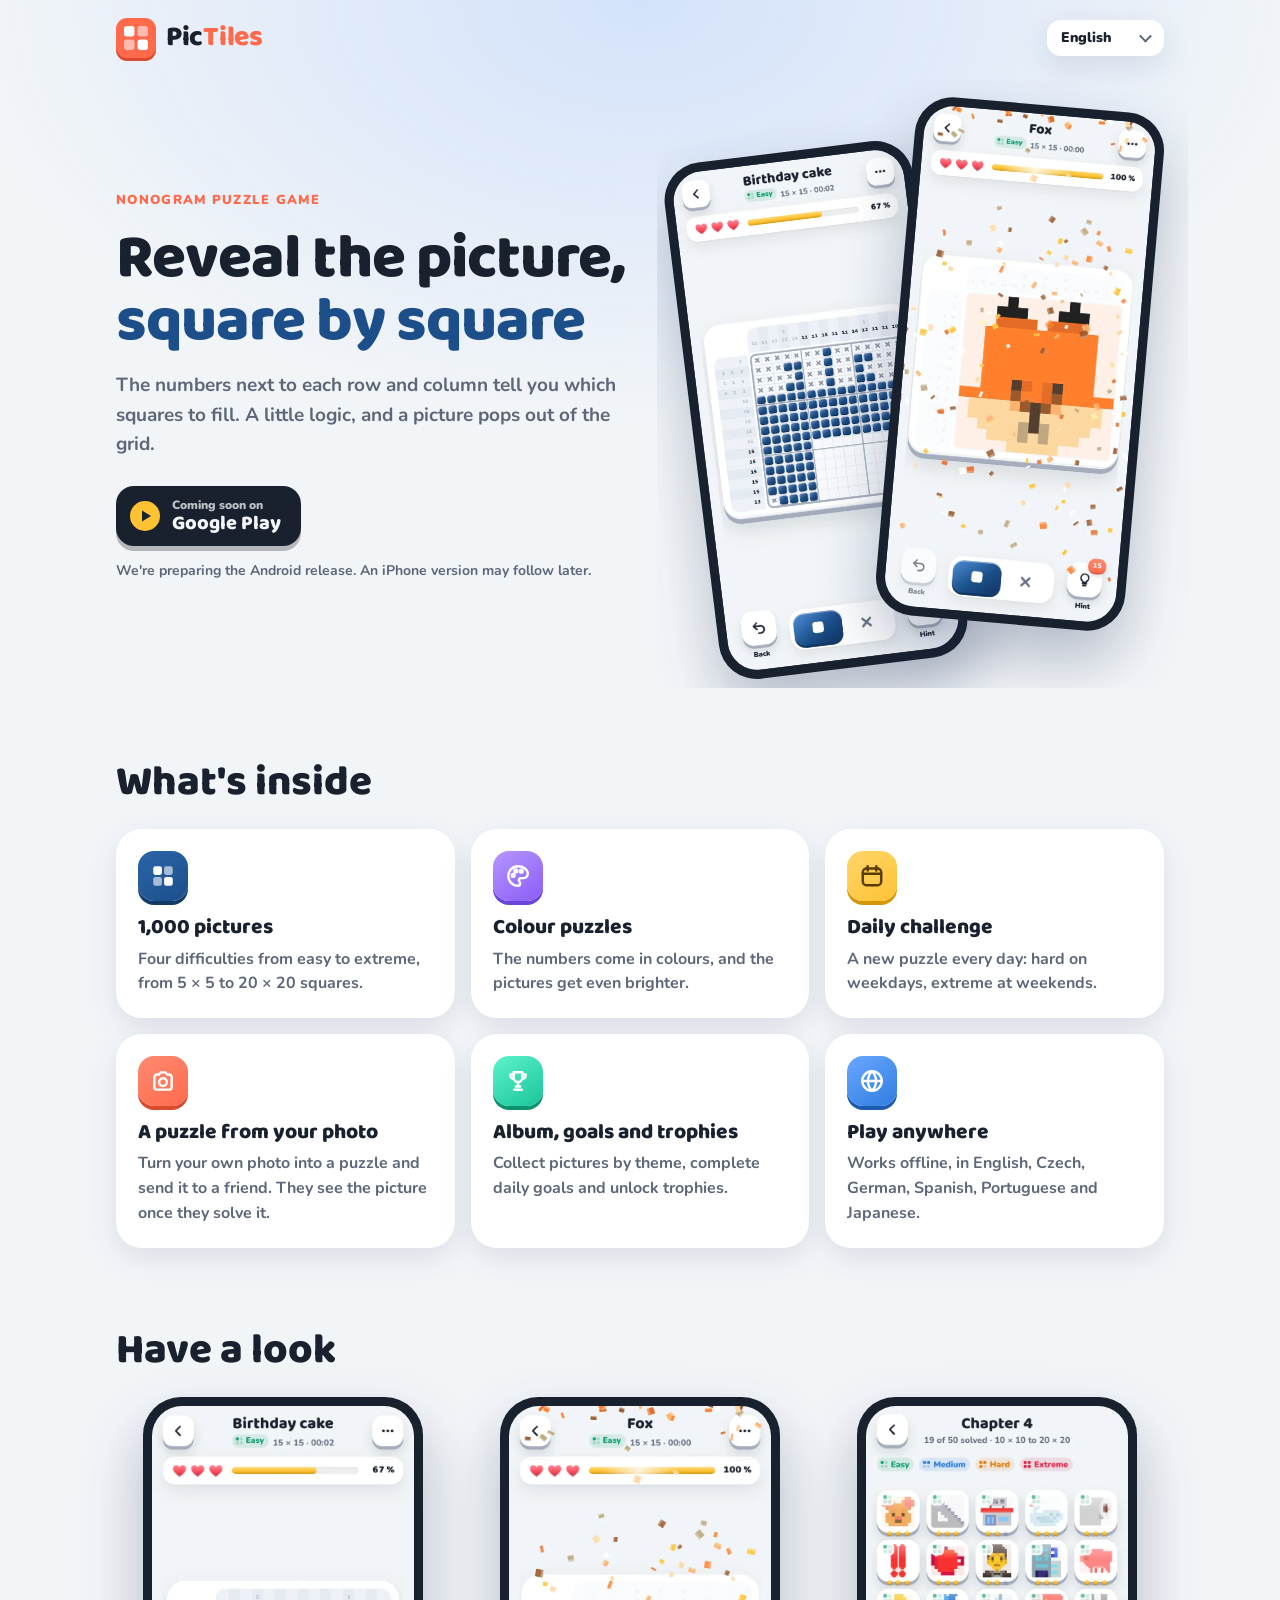
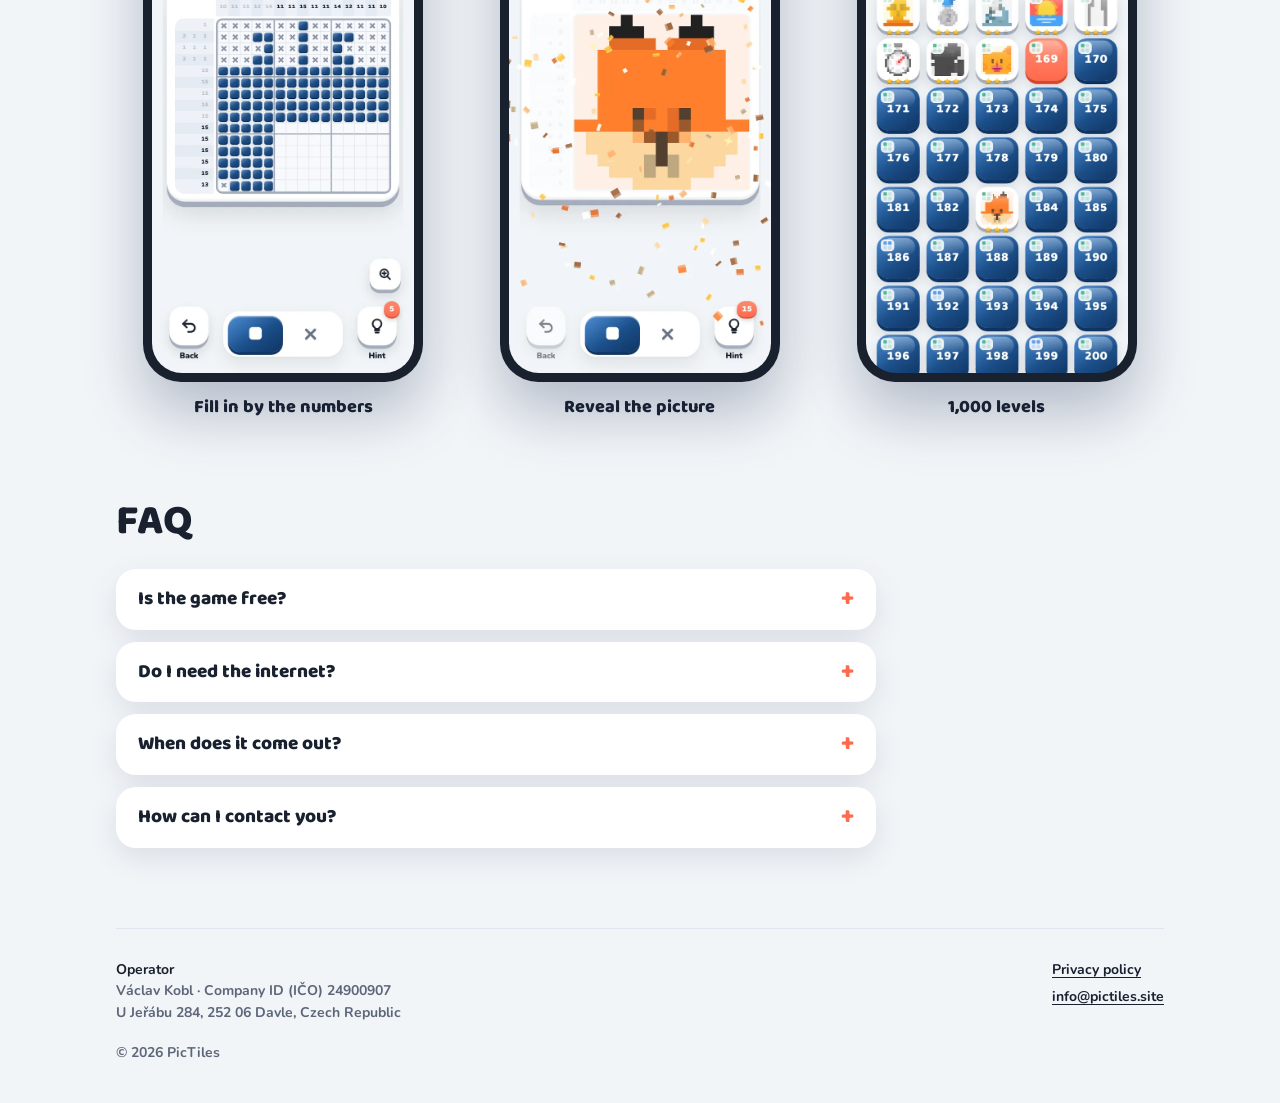
<file: index.html>
<!doctype html>
<html lang="en" class="pending">
<head>
<meta charset="utf-8">
<meta name="viewport" content="width=device-width, initial-scale=1">
<title>PicTiles – nonogram puzzle game</title>
<meta name="description" content="PicTiles is a nonogram puzzle game: fill in squares by the numbers and reveal the hidden picture. 1,000 pictures, colour puzzles, a daily challenge and puzzles from your own photos.">
<meta name="theme-color" content="#f2f5f8" media="(prefers-color-scheme: light)">
<meta name="theme-color" content="#0f141b" media="(prefers-color-scheme: dark)">
<link rel="icon" href="favicon.svg" type="image/svg+xml">
<link rel="apple-touch-icon" href="apple-touch-icon.png">
<meta property="og:title" content="PicTiles – nonogram puzzle game">
<meta property="og:description" content="Fill in squares by the numbers and reveal the hidden picture.">
<meta property="og:image" content="https://pictiles.site/og.jpg">
<meta property="og:url" content="https://pictiles.site/">
<meta name="twitter:card" content="summary_large_image">
<link rel="stylesheet" href="site.css">
<noscript><style>html.pending body { visibility: visible; }</style></noscript>
</head>
<body>
<div class="wrap">
  <header class="top">
    <a class="brand" href="./" aria-label="PicTiles">
      <svg viewBox="0 0 40 40" aria-hidden="true"><rect width="40" height="40" rx="11" fill="#ff6a4d"/><rect x="8" y="8" width="10.5" height="10.5" rx="3" fill="#fff"/><rect x="21.5" y="8" width="10.5" height="10.5" rx="3" fill="#fff" opacity=".55"/><rect x="8" y="21.5" width="10.5" height="10.5" rx="3" fill="#fff" opacity=".55"/><rect x="21.5" y="21.5" width="10.5" height="10.5" rx="3" fill="#fff"/></svg>
      <span class="wordmark">Pic<b>Tiles</b></span>
    </a>
    <label class="lang"><span class="sr" hidden>Language</span>
      <select id="langSel" aria-label="Language">
        <option value="cs">Čeština</option><option value="en">English</option><option value="de">Deutsch</option>
        <option value="es">Español</option><option value="pt">Português</option><option value="ja">日本語</option>
      </select>
    </label>
  </header>

  <main>
    <div class="hero">
      <div>
        <div class="eyebrow" data-t="eyebrow">Nonogram puzzle game</div>
        <h1 data-html="h1">Reveal the picture, <em>square by square</em></h1>
        <p class="lead" data-t="lead">The numbers next to each row and column tell you which squares to fill. A little logic, and a picture pops out of the grid.</p>
        <span class="store" role="note">
          <svg viewBox="0 0 30 30" aria-hidden="true"><circle cx="15" cy="15" r="15" fill="#ffc233"/><path d="M12 9.5v11l9-5.5z" fill="#19212f"/></svg>
          <span><small data-t="storeSmall">Coming soon on</small><strong data-t="storeBig">Google Play</strong></span>
        </span>
        <p class="note" data-t="note">We're preparing the Android release. An iPhone version may follow later.</p>
      </div>
      <div class="phones" aria-hidden="true">
        <div class="phone"><img data-shot="play" src="img/play-en.webp" alt="" width="640" height="1385"></div>
        <div class="phone"><img data-shot="win" src="img/win-en.webp" alt="" width="640" height="1385"></div>
      </div>
    </div>

    <section>
      <h2 data-t="featTitle">What's inside</h2>
      <div class="features">
        <div class="feature"><div class="ic c1"><svg viewBox="0 0 24 24" fill="currentColor"><rect x="3" y="3" width="8" height="8" rx="2"/><rect x="13" y="3" width="8" height="8" rx="2" opacity=".6"/><rect x="3" y="13" width="8" height="8" rx="2" opacity=".6"/><rect x="13" y="13" width="8" height="8" rx="2"/></svg></div>
          <h3 data-t="f1t">1,000 pictures</h3><p data-t="f1d">Four difficulties from easy to extreme, from 5 × 5 to 20 × 20 squares.</p></div>
        <div class="feature"><div class="ic c2"><svg viewBox="0 0 24 24" fill="none" stroke="currentColor" stroke-width="2.2" stroke-linecap="round" stroke-linejoin="round"><path d="M12 3a9 9 0 1 0 0 18c1.4 0 2-1 2-2 0-1.5-1.2-1.8-1.2-3 0-1.1.9-2 2-2H17a4 4 0 0 0 4-4c0-3.9-4-7-9-7z"/><circle cx="7.5" cy="11.5" r="1.3" fill="currentColor"/><circle cx="10" cy="7.3" r="1.3" fill="currentColor"/><circle cx="15" cy="7.5" r="1.3" fill="currentColor"/></svg></div>
          <h3 data-t="f2t">Colour puzzles</h3><p data-t="f2d">The numbers come in colours, and the pictures get even brighter.</p></div>
        <div class="feature"><div class="ic c3"><svg viewBox="0 0 24 24" fill="none" stroke="currentColor" stroke-width="2.3" stroke-linecap="round" stroke-linejoin="round"><rect x="3.5" y="5" width="17" height="15.5" rx="3.5"/><path d="M3.5 10h17M8 3v4M16 3v4"/></svg></div>
          <h3 data-t="f3t">Daily challenge</h3><p data-t="f3d">A new puzzle every day: hard on weekdays, extreme at weekends.</p></div>
        <div class="feature"><div class="ic c4"><svg viewBox="0 0 24 24" fill="none" stroke="currentColor" stroke-width="2.2" stroke-linecap="round" stroke-linejoin="round"><path d="M4 8.5A2.5 2.5 0 0 1 6.5 6h1.8l1.4-2h4.6l1.4 2h1.8A2.5 2.5 0 0 1 20 8.5v9a2.5 2.5 0 0 1-2.5 2.5h-11A2.5 2.5 0 0 1 4 17.5z"/><circle cx="12" cy="13" r="3.6"/></svg></div>
          <h3 data-t="f4t">A puzzle from your photo</h3><p data-t="f4d">Turn your own photo into a puzzle and send it to a friend. They see the picture once they solve it.</p></div>
        <div class="feature"><div class="ic c5"><svg viewBox="0 0 24 24" fill="none" stroke="currentColor" stroke-width="2.3" stroke-linecap="round" stroke-linejoin="round"><path d="M8 4h8v5a4 4 0 0 1-8 0z"/><path d="M8 6H5a3 3 0 0 0 3 4M16 6h3a3 3 0 0 1-3 4M12 13v4M8.5 20h7M10 17h4"/></svg></div>
          <h3 data-t="f5t">Album, goals and trophies</h3><p data-t="f5d">Collect pictures by theme, complete daily goals and unlock trophies.</p></div>
        <div class="feature"><div class="ic c6"><svg viewBox="0 0 24 24" fill="none" stroke="currentColor" stroke-width="2.2" stroke-linecap="round" stroke-linejoin="round"><circle cx="12" cy="12" r="9"/><path d="M3 12h18M12 3c2.5 2.6 3.8 5.6 3.8 9s-1.3 6.4-3.8 9c-2.5-2.6-3.8-5.6-3.8-9S9.5 5.6 12 3z"/></svg></div>
          <h3 data-t="f6t">Play anywhere</h3><p data-t="f6d">Works offline, in English, Czech, German, Spanish, Portuguese and Japanese.</p></div>
      </div>
    </section>

    <section>
      <h2 data-t="shotsTitle">Have a look</h2>
      <div class="shots">
        <figure class="shot" style="margin:0"><div class="phone"><img data-shot="play" data-alt="s1" src="img/play-en.webp" alt="" width="640" height="1385" loading="lazy"></div><p data-t="s1">Fill in by the numbers</p></figure>
        <figure class="shot" style="margin:0"><div class="phone"><img data-shot="win" data-alt="s2" src="img/win-en.webp" alt="" width="640" height="1385" loading="lazy"></div><p data-t="s2">Reveal the picture</p></figure>
        <figure class="shot" style="margin:0"><div class="phone"><img data-shot="levels" data-alt="s3" src="img/levels-en.webp" alt="" width="640" height="1385" loading="lazy"></div><p data-t="s3">1,000 levels</p></figure>
      </div>
    </section>

    <section>
      <h2 data-t="faqTitle">FAQ</h2>
      <div class="faq">
        <details><summary data-t="q1">Is the game free?</summary><p data-t="a1">Yes. It's supported by ads, and you can turn them off with a one-time purchase.</p></details>
        <details><summary data-t="q2">Do I need the internet?</summary><p data-t="a2">No, the game works offline. A connection is only needed for ads and purchases.</p></details>
        <details><summary data-t="q3">When does it come out?</summary><p data-t="a3">We're preparing the release on Google Play. An iPhone version may follow later.</p></details>
        <details><summary data-t="q4">How can I contact you?</summary><p data-html="a4">Write to us at <a href="mailto:info@pictiles.site">info@pictiles.site</a>.</p></details>
      </div>
    </section>
  </main>

  <footer>
    <div class="cols">
      <div>
        <b data-t="operator">Operator</b><br>
        Václav Kobl · <span data-t="ico">Company ID (IČO)</span> 24900907<br>
        U Jeřábu 284, 252 06 Davle, <span data-t="country">Czech Republic</span>
      </div>
      <nav>
        <a href="privacy.html" data-t="privacy" data-keep-lang>Privacy policy</a>
        <a href="mailto:info@pictiles.site">info@pictiles.site</a>
      </nav>
    </div>
    <p style="margin:18px 0 0">© <span id="year">2026</span> PicTiles</p>
  </footer>
</div>
<script src="site.js"></script>
</body>
</html>
</file>
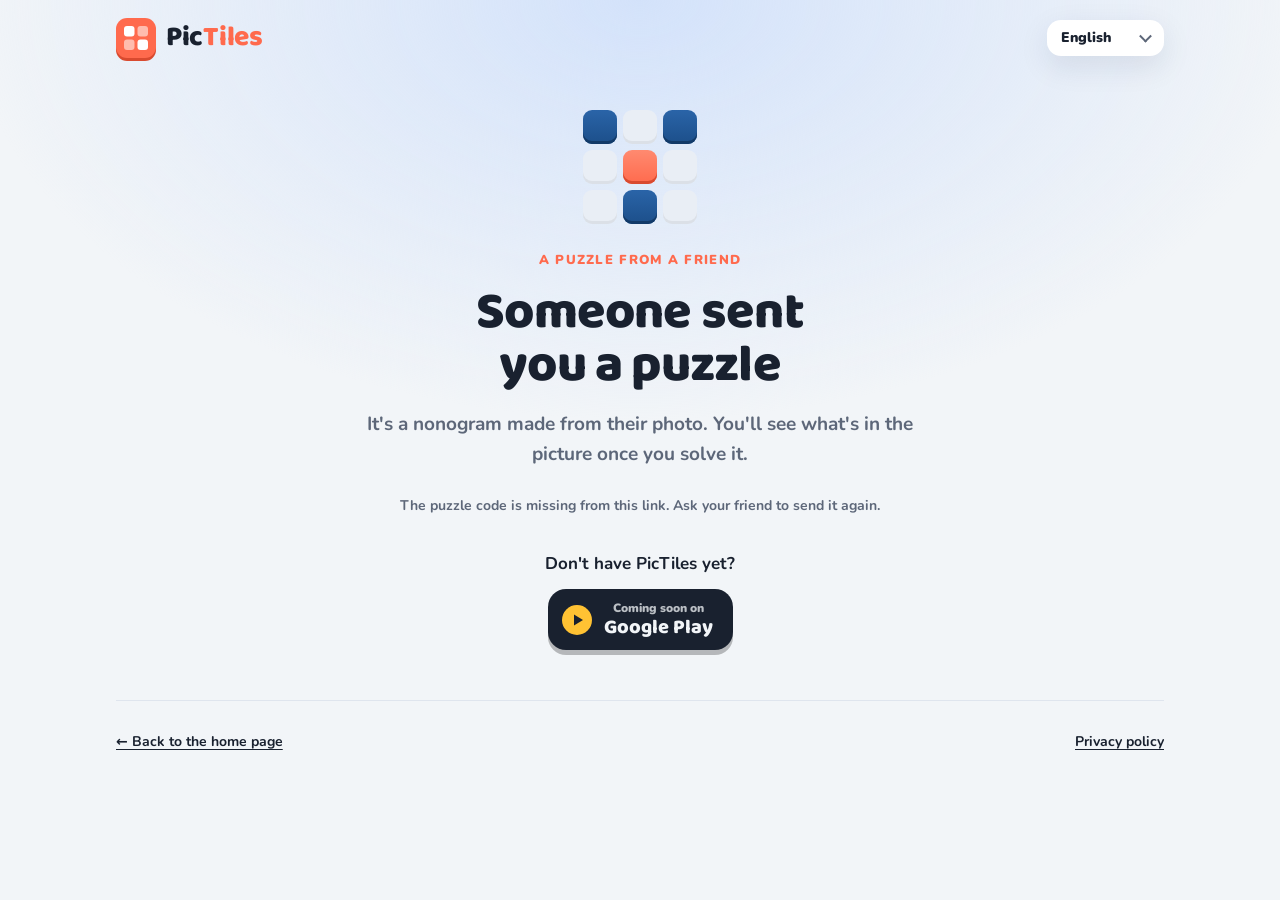
<file: p/index.html>
<!doctype html>
<html lang="en" class="pending" data-page="puzzle">
<head>
<meta charset="utf-8">
<meta name="viewport" content="width=device-width, initial-scale=1">
<title>PicTiles – a puzzle from a friend</title>
<meta name="robots" content="noindex">
<meta name="theme-color" content="#f2f5f8" media="(prefers-color-scheme: light)">
<meta name="theme-color" content="#0f141b" media="(prefers-color-scheme: dark)">
<link rel="icon" href="/favicon.svg" type="image/svg+xml">
<link rel="apple-touch-icon" href="/apple-touch-icon.png">
<meta property="og:title" content="PicTiles – a puzzle from a friend">
<meta property="og:description" content="Someone sent you a nonogram made from their photo. You'll see the picture once you solve it.">
<meta property="og:image" content="https://pictiles.site/og.jpg">
<link rel="stylesheet" href="/site.css">
<noscript><style>html.pending body { visibility: visible; }</style></noscript>
</head>
<body>
<div class="wrap">
  <header class="top">
    <a class="brand" href="/" aria-label="PicTiles">
      <svg viewBox="0 0 40 40" aria-hidden="true"><rect width="40" height="40" rx="11" fill="#ff6a4d"/><rect x="8" y="8" width="10.5" height="10.5" rx="3" fill="#fff"/><rect x="21.5" y="8" width="10.5" height="10.5" rx="3" fill="#fff" opacity=".55"/><rect x="8" y="21.5" width="10.5" height="10.5" rx="3" fill="#fff" opacity=".55"/><rect x="21.5" y="21.5" width="10.5" height="10.5" rx="3" fill="#fff"/></svg>
      <span class="wordmark">Pic<b>Tiles</b></span>
    </a>
    <label class="lang"><span class="sr" hidden>Language</span>
      <select id="langSel" aria-label="Language">
        <option value="cs">Čeština</option><option value="en">English</option><option value="de">Deutsch</option>
        <option value="es">Español</option><option value="pt">Português</option><option value="ja">日本語</option>
      </select>
    </label>
  </header>

  <main class="gift">
    <div class="gift-tiles" aria-hidden="true"><i></i><i></i><i></i><i></i><i></i><i></i><i></i><i></i><i></i></div>
    <div class="eyebrow" data-t="pEyebrow">A puzzle from a friend</div>
    <h1 data-t="pH1">Someone sent you a puzzle</h1>
    <p class="lead" data-t="pLead">It's a nonogram made from their photo. You'll see what's in the picture once you solve it.</p>

    <div id="hasCode">
      <a class="store open-app" id="openApp" href="#" hidden>
        <svg viewBox="0 0 30 30" aria-hidden="true"><circle cx="15" cy="15" r="15" fill="#ffc233"/><path d="M12 9.5v11l9-5.5z" fill="#19212f"/></svg>
        <span><small data-t="pOpenSmall">Solve it in</small><strong>PicTiles</strong></span>
      </a>
      <div class="code-card">
        <label for="code" data-t="pCode">Puzzle code</label>
        <textarea id="code" readonly rows="3"></textarea>
        <button class="copy" id="copy" type="button" data-t="pCopy">Copy code</button>
        <p class="note" data-t="pHow">In PicTiles, open Photo puzzle, tap "I have a code or link from a friend" and paste the code.</p>
      </div>
    </div>
    <p class="note" id="noCode" hidden data-t="pMissing">The puzzle code is missing from this link. Ask your friend to send it again.</p>

    <div class="get">
      <b data-t="pNoApp">Don't have PicTiles yet?</b>
      <span class="store" role="note">
        <svg viewBox="0 0 30 30" aria-hidden="true"><circle cx="15" cy="15" r="15" fill="#ffc233"/><path d="M12 9.5v11l9-5.5z" fill="#19212f"/></svg>
        <span><small data-t="storeSmall">Coming soon on</small><strong data-t="storeBig">Google Play</strong></span>
      </span>
    </div>
  </main>

  <footer>
    <div class="cols">
      <a href="/" data-t="back" data-keep-lang>← Back to the home page</a>
      <nav><a href="/privacy.html" data-t="privacy" data-keep-lang>Privacy policy</a></nav>
    </div>
  </footer>
</div>
<script src="/site.js"></script>
<script>
(function () {
  "use strict";
  var h = location.hash || "", code = h.indexOf("#p") === 0 ? h.slice(2) : "";
  var ok = /^[A-Za-z0-9_-]{20,}$/.test(code);
  document.getElementById("hasCode").hidden = !ok;
  document.getElementById("noCode").hidden = ok;
  if (!ok) return;
  var box = document.getElementById("code");
  box.value = code;
  // on Android, Chrome opens the app straight away when it is installed
  if (/Android/i.test(navigator.userAgent)) {
    var a = document.getElementById("openApp");
    a.href = "intent://pictiles.site/p/#p" + code + "#Intent;scheme=https;package=site.pictiles.app;end";
    a.hidden = false;
  }
  var btn = document.getElementById("copy");
  btn.addEventListener("click", function () {
    var done = function () { btn.textContent = btn.getAttribute("data-done") || "✓"; btn.classList.add("done"); };
    try { navigator.clipboard.writeText(code).then(done, function () { box.select(); }); } catch (e) { box.focus(); box.select(); }
  });
})();
</script>
</body>
</html>
</file>
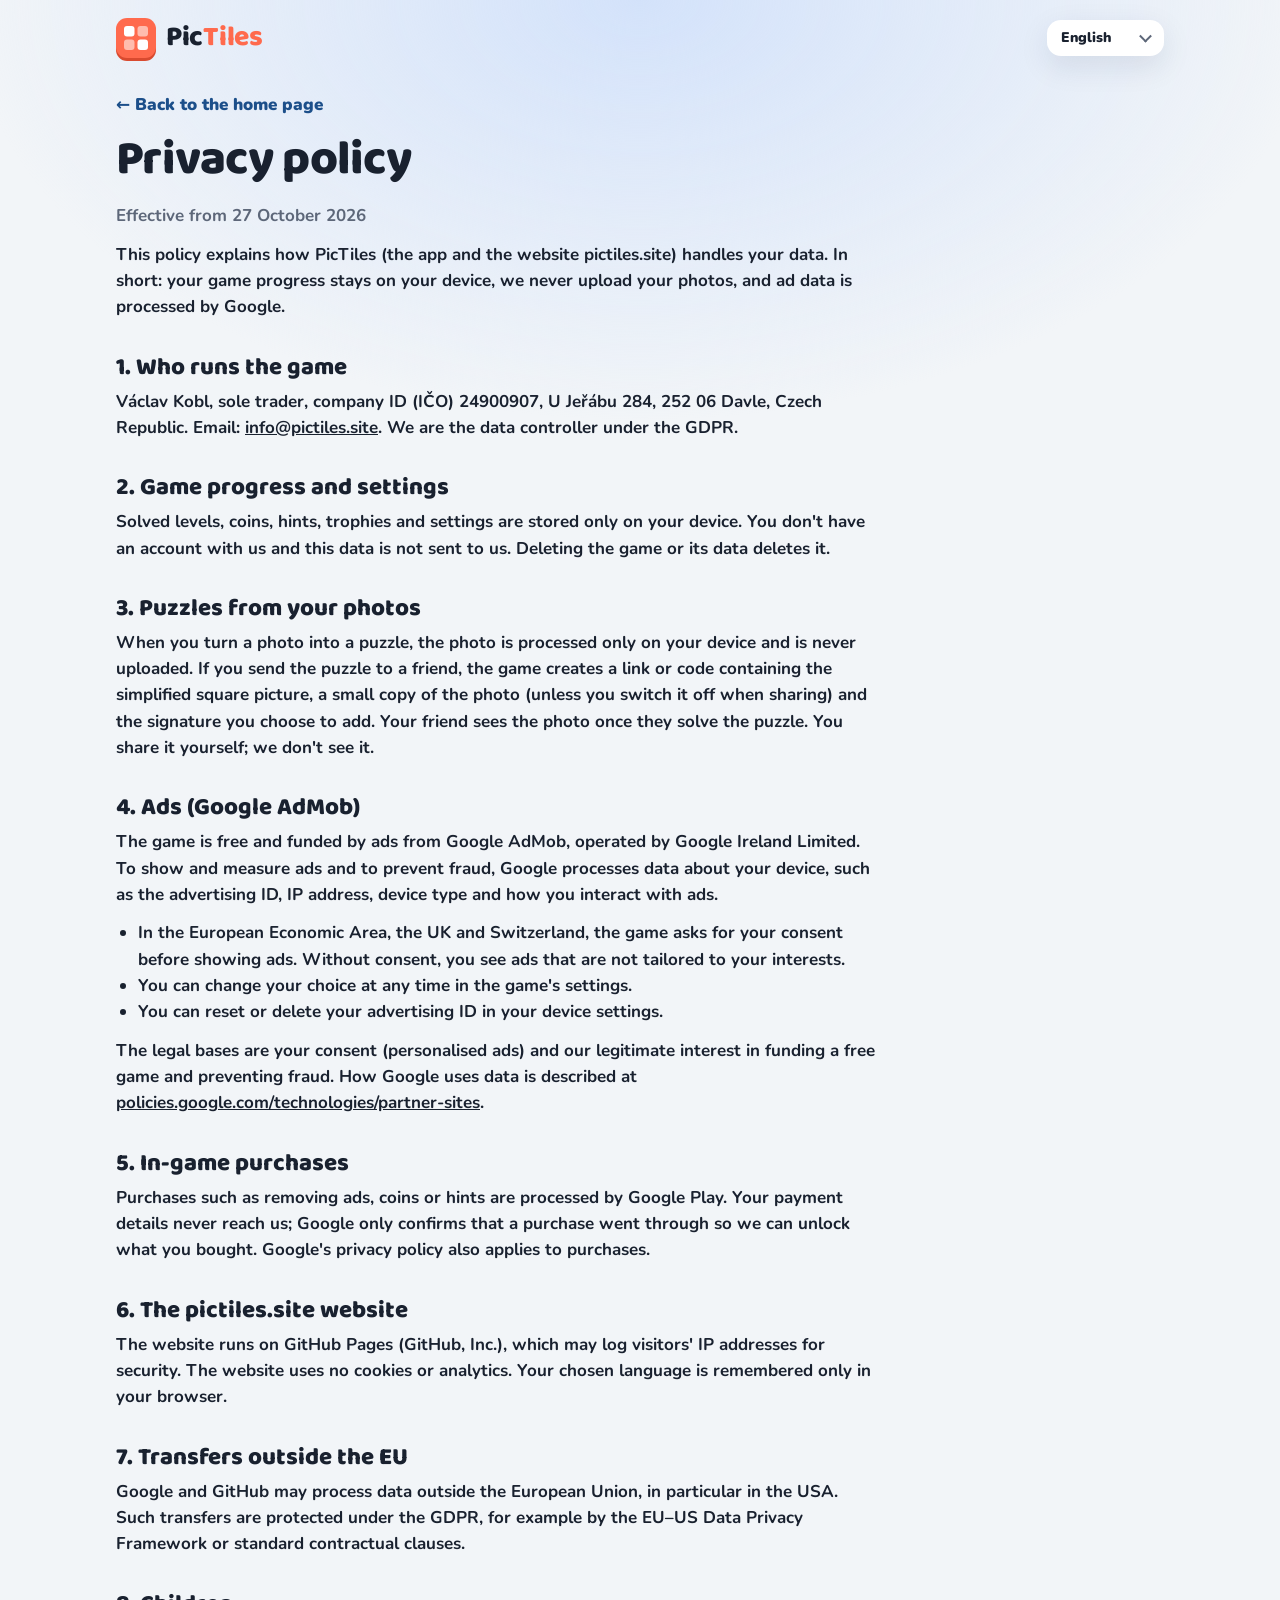
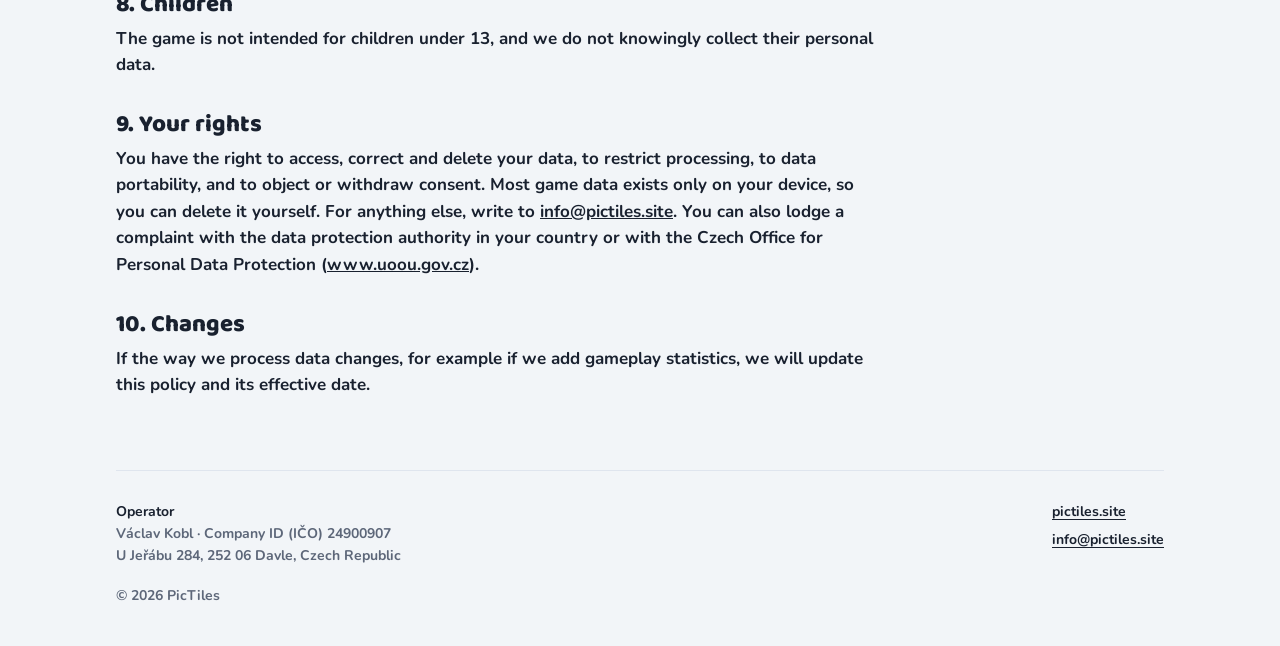
<file: privacy.html>
<!doctype html>
<html lang="en" class="pending" data-page="privacy">
<head>
<meta charset="utf-8">
<meta name="viewport" content="width=device-width, initial-scale=1">
<title>Privacy policy – PicTiles</title>
<meta name="description" content="Privacy policy of the PicTiles nonogram puzzle game and the pictiles.site website.">
<meta name="theme-color" content="#f2f5f8" media="(prefers-color-scheme: light)">
<meta name="theme-color" content="#0f141b" media="(prefers-color-scheme: dark)">
<link rel="icon" href="favicon.svg" type="image/svg+xml">
<link rel="apple-touch-icon" href="apple-touch-icon.png">
<link rel="stylesheet" href="site.css">
<noscript><style>html.pending body { visibility: visible; } .legal article[hidden] { display: block; }</style></noscript>
</head>
<body>
<div class="wrap">
  <header class="top">
    <a class="brand" href="./" aria-label="PicTiles">
      <svg viewBox="0 0 40 40" aria-hidden="true"><rect width="40" height="40" rx="11" fill="#ff6a4d"/><rect x="8" y="8" width="10.5" height="10.5" rx="3" fill="#fff"/><rect x="21.5" y="8" width="10.5" height="10.5" rx="3" fill="#fff" opacity=".55"/><rect x="8" y="21.5" width="10.5" height="10.5" rx="3" fill="#fff" opacity=".55"/><rect x="21.5" y="21.5" width="10.5" height="10.5" rx="3" fill="#fff"/></svg>
      <span class="wordmark">Pic<b>Tiles</b></span>
    </a>
    <label class="lang">
      <select id="langSel" aria-label="Language">
        <option value="cs">Čeština</option><option value="en">English</option><option value="de">Deutsch</option>
        <option value="es">Español</option><option value="pt">Português</option><option value="ja">日本語</option>
      </select>
    </label>
  </header>

  <main class="legal">
    <a class="back" href="./" data-t="back" data-keep-lang>← Back to the home page</a>

    <article lang="cs" hidden>
      <h1>Zásady ochrany osobních údajů</h1>
      <p class="meta">Platné od 27. října 2026</p>
      <p>Tyto zásady vysvětlují, jak hra PicTiles (aplikace i web pictiles.site) zachází s vašimi údaji. Ve zkratce: herní postup zůstává ve vašem zařízení, vaše fotky nikam neodesíláme a údaje pro reklamy zpracovává Google.</p>
      <h2>1. Kdo hru provozuje</h2>
      <p>Václav Kobl, podnikatel, IČO 24900907, U Jeřábu 284, 252 06 Davle, Česká republika. E-mail: <a href="mailto:info@pictiles.site">info@pictiles.site</a>. Podle nařízení GDPR jsme správcem osobních údajů.</p>
      <h2>2. Herní postup a nastavení</h2>
      <p>Vyřešené levely, mince, nápovědy, trofeje a nastavení se ukládají jen ve vašem zařízení. Nemáte u nás účet a tyto údaje k nám neodcházejí. Smazáním hry nebo jejích dat je smažete.</p>
      <h2>3. Hádanky z vašich fotek</h2>
      <p>Když z fotky vytvoříte hádanku, fotka se zpracuje jen ve vašem zařízení a nikam se neodesílá. Pokud hádanku pošlete kamarádovi, vytvoří se odkaz nebo kód, který obsahuje zjednodušený obrázek ze čtverečků, zmenšenou kopii fotky (pokud ji při sdílení nevypnete) a podpis, pokud ho sami vyplníte. Fotku kamarád uvidí, až hádanku vyřeší. Sdílíte ho vy, my ho nevidíme.</p>
      <h2>4. Reklamy (Google AdMob)</h2>
      <p>Hra je zdarma a financují ji reklamy služby Google AdMob, kterou provozuje Google Ireland Limited. Aby se reklamy mohly zobrazit, měřit a chránit před podvody, Google zpracovává údaje o vašem zařízení, například reklamní identifikátor, IP adresu, typ zařízení a to, jak s reklamami pracujete.</p>
      <ul>
        <li>V Evropském hospodářském prostoru, Spojeném království a Švýcarsku se vás hra před zobrazením reklam zeptá na souhlas. Bez souhlasu uvidíte reklamy, které nejsou přizpůsobené vašim zájmům.</li>
        <li>Svou volbu můžete kdykoli změnit v nastavení hry.</li>
        <li>Reklamní identifikátor můžete vynulovat nebo smazat v nastavení zařízení.</li>
      </ul>
      <p>Právním základem je váš souhlas (přizpůsobené reklamy) a náš oprávněný zájem na financování bezplatné hry a ochraně před podvody. Jak Google údaje používá, popisuje stránka <a href="https://policies.google.com/technologies/partner-sites" rel="noopener">policies.google.com/technologies/partner-sites</a>.</p>
      <h2>5. Nákupy ve hře</h2>
      <p>Nákupy, například vypnutí reklam, mince nebo nápovědy, zpracovává Google Play. Platební údaje k nám nikdy nepřicházejí. Od Googlu dostáváme jen potvrzení, že nákup proběhl, abychom vám mohli zakoupené odemknout. Na nákupy se vztahují i zásady ochrany soukromí společnosti Google.</p>
      <h2>6. Web pictiles.site</h2>
      <p>Web běží na službě GitHub Pages (GitHub, Inc.), která může z bezpečnostních důvodů zaznamenávat IP adresy návštěvníků. Web nepoužívá cookies ani analytické nástroje. Zvolený jazyk si pamatuje jen ve vašem prohlížeči.</p>
      <h2>7. Předávání mimo EU</h2>
      <p>Google i GitHub mohou údaje zpracovávat i mimo Evropskou unii, zejména v USA. Takové předání je chráněno podle pravidel GDPR, například rámcem pro ochranu osobních údajů mezi EU a USA nebo standardními smluvními doložkami.</p>
      <h2>8. Děti</h2>
      <p>Hra není určena dětem mladším 13 let a vědomě od nich osobní údaje nesbíráme.</p>
      <h2>9. Vaše práva</h2>
      <p>Máte právo na přístup ke svým údajům, jejich opravu a výmaz, omezení zpracování, přenositelnost, a také právo vznést námitku nebo odvolat souhlas. Většina herních údajů je jen ve vašem zařízení, takže je můžete sami smazat. S čímkoli dalším nám napište na <a href="mailto:info@pictiles.site">info@pictiles.site</a>. Stížnost můžete podat u Úřadu pro ochranu osobních údajů (<a href="https://www.uoou.gov.cz" rel="noopener">www.uoou.gov.cz</a>).</p>
      <h2>10. Změny</h2>
      <p>Když se způsob zpracování změní, například pokud do hry přidáme statistiky hraní, upravíme tyto zásady a datum jejich platnosti.</p>
    </article>

    <article lang="en">
      <h1>Privacy policy</h1>
      <p class="meta">Effective from 27 October 2026</p>
      <p>This policy explains how PicTiles (the app and the website pictiles.site) handles your data. In short: your game progress stays on your device, we never upload your photos, and ad data is processed by Google.</p>
      <h2>1. Who runs the game</h2>
      <p>Václav Kobl, sole trader, company ID (IČO) 24900907, U Jeřábu 284, 252 06 Davle, Czech Republic. Email: <a href="mailto:info@pictiles.site">info@pictiles.site</a>. We are the data controller under the GDPR.</p>
      <h2>2. Game progress and settings</h2>
      <p>Solved levels, coins, hints, trophies and settings are stored only on your device. You don't have an account with us and this data is not sent to us. Deleting the game or its data deletes it.</p>
      <h2>3. Puzzles from your photos</h2>
      <p>When you turn a photo into a puzzle, the photo is processed only on your device and is never uploaded. If you send the puzzle to a friend, the game creates a link or code containing the simplified square picture, a small copy of the photo (unless you switch it off when sharing) and the signature you choose to add. Your friend sees the photo once they solve the puzzle. You share it yourself; we don't see it.</p>
      <h2>4. Ads (Google AdMob)</h2>
      <p>The game is free and funded by ads from Google AdMob, operated by Google Ireland Limited. To show and measure ads and to prevent fraud, Google processes data about your device, such as the advertising ID, IP address, device type and how you interact with ads.</p>
      <ul>
        <li>In the European Economic Area, the UK and Switzerland, the game asks for your consent before showing ads. Without consent, you see ads that are not tailored to your interests.</li>
        <li>You can change your choice at any time in the game's settings.</li>
        <li>You can reset or delete your advertising ID in your device settings.</li>
      </ul>
      <p>The legal bases are your consent (personalised ads) and our legitimate interest in funding a free game and preventing fraud. How Google uses data is described at <a href="https://policies.google.com/technologies/partner-sites" rel="noopener">policies.google.com/technologies/partner-sites</a>.</p>
      <h2>5. In-game purchases</h2>
      <p>Purchases such as removing ads, coins or hints are processed by Google Play. Your payment details never reach us; Google only confirms that a purchase went through so we can unlock what you bought. Google's privacy policy also applies to purchases.</p>
      <h2>6. The pictiles.site website</h2>
      <p>The website runs on GitHub Pages (GitHub, Inc.), which may log visitors' IP addresses for security. The website uses no cookies or analytics. Your chosen language is remembered only in your browser.</p>
      <h2>7. Transfers outside the EU</h2>
      <p>Google and GitHub may process data outside the European Union, in particular in the USA. Such transfers are protected under the GDPR, for example by the EU–US Data Privacy Framework or standard contractual clauses.</p>
      <h2>8. Children</h2>
      <p>The game is not intended for children under 13, and we do not knowingly collect their personal data.</p>
      <h2>9. Your rights</h2>
      <p>You have the right to access, correct and delete your data, to restrict processing, to data portability, and to object or withdraw consent. Most game data exists only on your device, so you can delete it yourself. For anything else, write to <a href="mailto:info@pictiles.site">info@pictiles.site</a>. You can also lodge a complaint with the data protection authority in your country or with the Czech Office for Personal Data Protection (<a href="https://www.uoou.gov.cz" rel="noopener">www.uoou.gov.cz</a>).</p>
      <h2>10. Changes</h2>
      <p>If the way we process data changes, for example if we add gameplay statistics, we will update this policy and its effective date.</p>
    </article>

    <article lang="de" hidden>
      <h1>Datenschutzerklärung</h1>
      <p class="meta">Gültig ab 27. Oktober 2026</p>
      <p>Diese Erklärung beschreibt, wie PicTiles (die App und die Website pictiles.site) mit Ihren Daten umgeht. Kurz gesagt: Ihr Spielstand bleibt auf Ihrem Gerät, Ihre Fotos laden wir nie hoch, und Werbedaten verarbeitet Google.</p>
      <h2>1. Wer das Spiel betreibt</h2>
      <p>Václav Kobl, Einzelunternehmer, Unternehmens-ID (IČO) 24900907, U Jeřábu 284, 252 06 Davle, Tschechische Republik. E-Mail: <a href="mailto:info@pictiles.site">info@pictiles.site</a>. Wir sind Verantwortlicher im Sinne der DSGVO.</p>
      <h2>2. Spielstand und Einstellungen</h2>
      <p>Gelöste Level, Münzen, Tipps, Trophäen und Einstellungen werden nur auf Ihrem Gerät gespeichert. Sie haben bei uns kein Konto, und diese Daten werden nicht an uns übermittelt. Wenn Sie das Spiel oder seine Daten löschen, sind sie gelöscht.</p>
      <h2>3. Rätsel aus Ihren Fotos</h2>
      <p>Wenn Sie aus einem Foto ein Rätsel machen, wird das Foto nur auf Ihrem Gerät verarbeitet und nie hochgeladen. Wenn Sie das Rätsel an einen Freund senden, erstellt das Spiel einen Link oder Code, der das vereinfachte Bild aus Kästchen, eine verkleinerte Kopie des Fotos (sofern Sie sie beim Teilen nicht ausschalten) und eine von Ihnen eingegebene Signatur enthält. Das Foto sieht Ihr Freund, sobald er das Rätsel gelöst hat. Sie teilen ihn selbst; wir sehen ihn nicht.</p>
      <h2>4. Werbung (Google AdMob)</h2>
      <p>Das Spiel ist kostenlos und wird durch Werbung von Google AdMob finanziert, betrieben von Google Ireland Limited. Um Anzeigen auszuliefern, zu messen und Betrug zu verhindern, verarbeitet Google Daten über Ihr Gerät, etwa die Werbe-ID, die IP-Adresse, den Gerätetyp und Ihre Interaktionen mit Anzeigen.</p>
      <ul>
        <li>Im Europäischen Wirtschaftsraum, im Vereinigten Königreich und in der Schweiz fragt das Spiel vor der Anzeige von Werbung nach Ihrer Einwilligung. Ohne Einwilligung sehen Sie Anzeigen, die nicht auf Ihre Interessen zugeschnitten sind.</li>
        <li>Sie können Ihre Auswahl jederzeit in den Einstellungen des Spiels ändern.</li>
        <li>Die Werbe-ID können Sie in den Einstellungen Ihres Geräts zurücksetzen oder löschen.</li>
      </ul>
      <p>Rechtsgrundlagen sind Ihre Einwilligung (personalisierte Werbung) und unser berechtigtes Interesse an der Finanzierung eines kostenlosen Spiels und an der Betrugsprävention. Wie Google Daten nutzt, steht unter <a href="https://policies.google.com/technologies/partner-sites" rel="noopener">policies.google.com/technologies/partner-sites</a>.</p>
      <h2>5. Käufe im Spiel</h2>
      <p>Käufe wie das Entfernen der Werbung, Münzen oder Tipps wickelt Google Play ab. Ihre Zahlungsdaten erreichen uns nie; Google bestätigt uns nur, dass ein Kauf erfolgt ist, damit wir das Gekaufte freischalten können. Für Käufe gilt auch die Datenschutzerklärung von Google.</p>
      <h2>6. Die Website pictiles.site</h2>
      <p>Die Website läuft auf GitHub Pages (GitHub, Inc.), das aus Sicherheitsgründen die IP-Adressen der Besucher protokollieren kann. Die Website verwendet keine Cookies und keine Analysetools. Die gewählte Sprache wird nur in Ihrem Browser gespeichert.</p>
      <h2>7. Übermittlung außerhalb der EU</h2>
      <p>Google und GitHub können Daten auch außerhalb der Europäischen Union verarbeiten, insbesondere in den USA. Solche Übermittlungen sind nach der DSGVO abgesichert, etwa durch das EU-US Data Privacy Framework oder Standardvertragsklauseln.</p>
      <h2>8. Kinder</h2>
      <p>Das Spiel richtet sich nicht an Kinder unter 13 Jahren, und wir erheben wissentlich keine personenbezogenen Daten von ihnen.</p>
      <h2>9. Ihre Rechte</h2>
      <p>Sie haben das Recht auf Auskunft, Berichtigung und Löschung, auf Einschränkung der Verarbeitung und auf Datenübertragbarkeit sowie das Recht, Widerspruch einzulegen oder eine Einwilligung zu widerrufen. Die meisten Spieldaten gibt es nur auf Ihrem Gerät, sodass Sie sie selbst löschen können. Für alles Weitere schreiben Sie an <a href="mailto:info@pictiles.site">info@pictiles.site</a>. Sie können sich außerdem bei der Datenschutzaufsichtsbehörde in Ihrem Land oder beim tschechischen Amt für den Schutz personenbezogener Daten (<a href="https://www.uoou.gov.cz" rel="noopener">www.uoou.gov.cz</a>) beschweren.</p>
      <h2>10. Änderungen</h2>
      <p>Wenn sich die Verarbeitung ändert, zum Beispiel wenn wir Spielstatistiken hinzufügen, passen wir diese Erklärung und ihr Gültigkeitsdatum an.</p>
    </article>

    <article lang="es" hidden>
      <h1>Política de privacidad</h1>
      <p class="meta">Vigente desde el 27 de octubre de 2026</p>
      <p>Esta política explica cómo PicTiles (la app y el sitio web pictiles.site) trata sus datos. En resumen: su progreso en el juego se queda en su dispositivo, nunca subimos sus fotos y los datos para anuncios los trata Google.</p>
      <h2>1. Quién gestiona el juego</h2>
      <p>Václav Kobl, empresario individual, n.º de empresa (IČO) 24900907, U Jeřábu 284, 252 06 Davle, República Checa. Correo: <a href="mailto:info@pictiles.site">info@pictiles.site</a>. Somos el responsable del tratamiento según el RGPD.</p>
      <h2>2. Progreso y ajustes del juego</h2>
      <p>Los niveles resueltos, las monedas, las pistas, los trofeos y los ajustes se guardan solo en su dispositivo. No tiene una cuenta con nosotros y estos datos no se nos envían. Si borra el juego o sus datos, se eliminan.</p>
      <h2>3. Puzles con sus fotos</h2>
      <p>Cuando convierte una foto en un puzle, la foto se procesa solo en su dispositivo y nunca se sube. Si envía el puzle a un amigo, el juego crea un enlace o código que contiene la imagen simplificada en casillas, una copia reducida de la foto (salvo que la desactive al compartir) y la firma que usted decida añadir. Su amigo verá la foto cuando resuelva el puzle. Lo comparte usted; nosotros no lo vemos.</p>
      <h2>4. Anuncios (Google AdMob)</h2>
      <p>El juego es gratuito y se financia con anuncios de Google AdMob, gestionado por Google Ireland Limited. Para mostrar y medir anuncios y prevenir el fraude, Google trata datos de su dispositivo, como el identificador de publicidad, la dirección IP, el tipo de dispositivo y cómo interactúa con los anuncios.</p>
      <ul>
        <li>En el Espacio Económico Europeo, el Reino Unido y Suiza, el juego le pide su consentimiento antes de mostrar anuncios. Sin consentimiento, verá anuncios no adaptados a sus intereses.</li>
        <li>Puede cambiar su elección en cualquier momento en los ajustes del juego.</li>
        <li>Puede restablecer o eliminar su identificador de publicidad en los ajustes del dispositivo.</li>
      </ul>
      <p>Las bases jurídicas son su consentimiento (anuncios personalizados) y nuestro interés legítimo en financiar un juego gratuito y prevenir el fraude. Cómo usa Google los datos se describe en <a href="https://policies.google.com/technologies/partner-sites" rel="noopener">policies.google.com/technologies/partner-sites</a>.</p>
      <h2>5. Compras en el juego</h2>
      <p>Las compras, como quitar los anuncios, monedas o pistas, las gestiona Google Play. Sus datos de pago nunca nos llegan; Google solo nos confirma que la compra se ha realizado para poder desbloquear lo que ha comprado. A las compras también se aplica la política de privacidad de Google.</p>
      <h2>6. El sitio web pictiles.site</h2>
      <p>El sitio web funciona en GitHub Pages (GitHub, Inc.), que puede registrar las direcciones IP de los visitantes por motivos de seguridad. El sitio no usa cookies ni herramientas de analítica. El idioma elegido solo se recuerda en su navegador.</p>
      <h2>7. Transferencias fuera de la UE</h2>
      <p>Google y GitHub pueden tratar datos fuera de la Unión Europea, en particular en EE. UU. Estas transferencias están protegidas según el RGPD, por ejemplo mediante el Marco de Privacidad de Datos UE-EE. UU. o cláusulas contractuales tipo.</p>
      <h2>8. Menores</h2>
      <p>El juego no está dirigido a menores de 13 años y no recopilamos conscientemente sus datos personales.</p>
      <h2>9. Sus derechos</h2>
      <p>Tiene derecho a acceder a sus datos, rectificarlos y suprimirlos, a limitar el tratamiento, a la portabilidad y a oponerse o retirar su consentimiento. La mayoría de los datos del juego solo existen en su dispositivo, así que puede borrarlos usted mismo. Para cualquier otra cosa, escriba a <a href="mailto:info@pictiles.site">info@pictiles.site</a>. También puede presentar una reclamación ante la autoridad de protección de datos de su país o ante la Oficina checa para la Protección de Datos Personales (<a href="https://www.uoou.gov.cz" rel="noopener">www.uoou.gov.cz</a>).</p>
      <h2>10. Cambios</h2>
      <p>Si cambia la forma en que tratamos los datos, por ejemplo si añadimos estadísticas de juego, actualizaremos esta política y su fecha de vigencia.</p>
    </article>

    <article lang="pt" hidden>
      <h1>Política de privacidade</h1>
      <p class="meta">Em vigor desde 27 de outubro de 2026</p>
      <p>Esta política explica como o PicTiles (o app e o site pictiles.site) trata os seus dados. Em resumo: seu progresso no jogo fica no seu dispositivo, nunca enviamos suas fotos e os dados de anúncios são tratados pelo Google.</p>
      <h2>1. Quem opera o jogo</h2>
      <p>Václav Kobl, empresário individual, ID da empresa (IČO) 24900907, U Jeřábu 284, 252 06 Davle, República Tcheca. E-mail: <a href="mailto:info@pictiles.site">info@pictiles.site</a>. Somos o controlador dos dados nos termos do RGPD (GDPR).</p>
      <h2>2. Progresso e configurações</h2>
      <p>Níveis resolvidos, moedas, dicas, troféus e configurações ficam salvos apenas no seu dispositivo. Você não tem conta conosco e esses dados não são enviados para nós. Ao apagar o jogo ou os dados dele, eles são excluídos.</p>
      <h2>3. Quebra-cabeças das suas fotos</h2>
      <p>Quando você transforma uma foto em quebra-cabeça, a foto é processada apenas no seu dispositivo e nunca é enviada. Se você mandar o quebra-cabeça para um amigo, o jogo cria um link ou código que contém a imagem simplificada em quadrados, uma cópia reduzida da foto (a menos que você a desative ao compartilhar) e a assinatura que você escolher adicionar. Seu amigo vê a foto quando resolver o quebra-cabeça. Quem compartilha é você; nós não o vemos.</p>
      <h2>4. Anúncios (Google AdMob)</h2>
      <p>O jogo é gratuito e financiado por anúncios do Google AdMob, operado pela Google Ireland Limited. Para exibir e medir anúncios e evitar fraudes, o Google trata dados do seu dispositivo, como o ID de publicidade, o endereço IP, o tipo de dispositivo e como você interage com os anúncios.</p>
      <ul>
        <li>No Espaço Econômico Europeu, no Reino Unido e na Suíça, o jogo pede seu consentimento antes de exibir anúncios. Sem consentimento, você vê anúncios não personalizados.</li>
        <li>Você pode mudar sua escolha a qualquer momento nas configurações do jogo.</li>
        <li>Você pode redefinir ou excluir seu ID de publicidade nas configurações do dispositivo.</li>
      </ul>
      <p>As bases legais são o seu consentimento (anúncios personalizados) e o nosso interesse legítimo em financiar um jogo gratuito e evitar fraudes. Como o Google usa os dados está descrito em <a href="https://policies.google.com/technologies/partner-sites" rel="noopener">policies.google.com/technologies/partner-sites</a>.</p>
      <h2>5. Compras no jogo</h2>
      <p>Compras como remover anúncios, moedas ou dicas são processadas pelo Google Play. Seus dados de pagamento nunca chegam até nós; o Google apenas confirma que a compra foi concluída para liberarmos o que você comprou. A política de privacidade do Google também se aplica às compras.</p>
      <h2>6. O site pictiles.site</h2>
      <p>O site funciona no GitHub Pages (GitHub, Inc.), que pode registrar os endereços IP dos visitantes por motivos de segurança. O site não usa cookies nem ferramentas de análise. O idioma escolhido fica salvo apenas no seu navegador.</p>
      <h2>7. Transferências para fora da UE</h2>
      <p>O Google e o GitHub podem tratar dados fora da União Europeia, especialmente nos EUA. Essas transferências são protegidas conforme o RGPD, por exemplo pelo Data Privacy Framework UE-EUA ou por cláusulas contratuais padrão.</p>
      <h2>8. Crianças</h2>
      <p>O jogo não é destinado a menores de 13 anos e não coletamos intencionalmente dados pessoais deles.</p>
      <h2>9. Seus direitos</h2>
      <p>Você tem direito de acessar, corrigir e excluir seus dados, de restringir o tratamento, à portabilidade e de se opor ou retirar o consentimento. A maior parte dos dados do jogo existe só no seu dispositivo, então você mesmo pode apagá-los. Para qualquer outra coisa, escreva para <a href="mailto:info@pictiles.site">info@pictiles.site</a>. Você também pode apresentar uma reclamação à autoridade de proteção de dados do seu país (no Brasil, a ANPD) ou ao Escritório tcheco de Proteção de Dados Pessoais (<a href="https://www.uoou.gov.cz" rel="noopener">www.uoou.gov.cz</a>).</p>
      <h2>10. Alterações</h2>
      <p>Se a forma como tratamos os dados mudar, por exemplo se adicionarmos estatísticas de jogo, atualizaremos esta política e sua data de vigência.</p>
    </article>

    <article lang="ja" hidden>
      <h1>プライバシーポリシー</h1>
      <p class="meta">2026年10月27日施行</p>
      <p>このポリシーでは、PicTiles（アプリおよびウェブサイト pictiles.site）がお客様のデータをどのように扱うかを説明します。要点：ゲームの進行状況はお使いの端末内にのみ保存され、写真がアップロードされることはありません。広告用のデータはGoogleが処理します。</p>
      <h2>1. 運営者</h2>
      <p>Václav Kobl（個人事業主、事業者番号（IČO）24900907、U Jeřábu 284, 252 06 Davle、チェコ共和国）。メール：<a href="mailto:info@pictiles.site">info@pictiles.site</a>。EU一般データ保護規則（GDPR）上の管理者です。</p>
      <h2>2. ゲームの進行状況と設定</h2>
      <p>クリアしたレベル、コイン、ヒント、トロフィー、設定はお使いの端末内にのみ保存されます。当方でのアカウント登録はなく、これらのデータが当方に送信されることはありません。ゲームまたはそのデータを削除すると、これらも削除されます。</p>
      <h2>3. 写真からつくるパズル</h2>
      <p>写真からパズルをつくる場合、写真は端末内でのみ処理され、アップロードされることはありません。パズルを友だちに送る場合、ゲームはマス目に単純化した絵、写真の縮小コピー（共有時にオフにしない場合）、お客様が入力した署名を含むリンクまたはコードを作成します。友だちはパズルを解いたあとに写真を見ることができます。共有するのはお客様自身であり、当方がそれを見ることはありません。</p>
      <h2>4. 広告（Google AdMob）</h2>
      <p>本ゲームは無料で、Google Ireland Limitedが運営するGoogle AdMobの広告によって運営されています。広告の表示・効果測定・不正防止のため、Googleは広告ID、IPアドレス、端末の種類、広告とのやり取りなど、端末に関するデータを処理します。</p>
      <ul>
        <li>欧州経済領域、英国、スイスでは、広告を表示する前に同意を求めます。同意しない場合、興味・関心に合わせていない広告が表示されます。</li>
        <li>選択はゲームの設定からいつでも変更できます。</li>
        <li>広告IDは端末の設定からリセットまたは削除できます。</li>
      </ul>
      <p>法的根拠は、お客様の同意（パーソナライズ広告）と、無料ゲームの運営および不正防止という当方の正当な利益です。Googleによるデータの利用方法は <a href="https://policies.google.com/technologies/partner-sites" rel="noopener">policies.google.com/technologies/partner-sites</a> をご覧ください。</p>
      <h2>5. ゲーム内購入</h2>
      <p>広告の削除、コイン、ヒントなどの購入はGoogle Playが処理します。お支払い情報が当方に届くことはなく、購入したものを利用可能にするため、Googleから購入完了の確認のみを受け取ります。購入にはGoogleのプライバシーポリシーも適用されます。</p>
      <h2>6. ウェブサイト pictiles.site</h2>
      <p>ウェブサイトはGitHub Pages（GitHub, Inc.）で運営されており、セキュリティ上の理由から訪問者のIPアドレスが記録される場合があります。本サイトはCookieや解析ツールを使用しません。選択した言語はお使いのブラウザ内にのみ保存されます。</p>
      <h2>7. EU域外への移転</h2>
      <p>GoogleおよびGitHubは、EU域外、特に米国でデータを処理する場合があります。これらの移転は、EU・米国データプライバシーフレームワークや標準契約条項など、GDPRに基づく保護措置の対象です。</p>
      <h2>8. 子ども</h2>
      <p>本ゲームは13歳未満の子どもを対象としておらず、子どもの個人データを意図的に収集することはありません。</p>
      <h2>9. お客様の権利</h2>
      <p>お客様には、ご自身のデータへのアクセス、訂正、削除、処理の制限、データポータビリティ、異議申し立て、同意の撤回の権利があります。ゲームデータの大半はお使いの端末内にのみ存在するため、ご自身で削除できます。その他のご要望は <a href="mailto:info@pictiles.site">info@pictiles.site</a> までご連絡ください。お住まいの国のデータ保護機関（日本では個人情報保護委員会）またはチェコ個人情報保護局（<a href="https://www.uoou.gov.cz" rel="noopener">www.uoou.gov.cz</a>）に苦情を申し立てることもできます。</p>
      <h2>10. 変更</h2>
      <p>データの取り扱いが変わる場合（例：プレイ統計を追加する場合）、本ポリシーと施行日を更新します。</p>
    </article>
  </main>

  <footer>
    <div class="cols">
      <div>
        <b data-t="operator">Operator</b><br>
        Václav Kobl · <span data-t="ico">Company ID (IČO)</span> 24900907<br>
        U Jeřábu 284, 252 06 Davle, <span data-t="country">Czech Republic</span>
      </div>
      <nav>
        <a href="./" data-keep-lang>pictiles.site</a>
        <a href="mailto:info@pictiles.site">info@pictiles.site</a>
      </nav>
    </div>
    <p style="margin:18px 0 0">© <span id="year">2026</span> PicTiles</p>
  </footer>
</div>
<script src="site.js"></script>
</body>
</html>
</file>
<file: site.css>
/* PicTiles website — same look as the game: soft grey-blue ground, cobalt tiles, coral accent, rounded type.
   Fonts are hosted here (SIL Open Font License), nothing is loaded from other servers. */
@font-face { font-family: "Baloo 2"; font-weight: 800; font-display: swap; src: url(fonts/baloo-2-latin-800-normal.woff2) format("woff2");
  unicode-range: U+0000-00FF, U+0131, U+0152-0153, U+02BB-02BC, U+02C6, U+02DA, U+02DC, U+0304, U+0308, U+0329, U+2000-206F, U+20AC, U+2122, U+2191, U+2193, U+2212, U+2215, U+FEFF, U+FFFD; }
@font-face { font-family: "Baloo 2"; font-weight: 800; font-display: swap; src: url(fonts/baloo-2-latin-ext-800-normal.woff2) format("woff2");
  unicode-range: U+0100-02BA, U+02BD-02C5, U+02C7-02CC, U+02CE-02D7, U+02DD-02FF, U+0304, U+0308, U+0329, U+1D00-1DBF, U+1E00-1E9F, U+1EF2-1EFF, U+2020, U+20A0-20AB, U+20AD-20C0, U+2113, U+2C60-2C7F, U+A720-A7FF; }
@font-face { font-family: "Nunito"; font-weight: 700; font-display: swap; src: url(fonts/nunito-latin-700-normal.woff2) format("woff2");
  unicode-range: U+0000-00FF, U+0131, U+0152-0153, U+02BB-02BC, U+02C6, U+02DA, U+02DC, U+0304, U+0308, U+0329, U+2000-206F, U+20AC, U+2122, U+2191, U+2193, U+2212, U+2215, U+FEFF, U+FFFD; }
@font-face { font-family: "Nunito"; font-weight: 700; font-display: swap; src: url(fonts/nunito-latin-ext-700-normal.woff2) format("woff2");
  unicode-range: U+0100-02BA, U+02BD-02C5, U+02C7-02CC, U+02CE-02D7, U+02DD-02FF, U+0304, U+0308, U+0329, U+1D00-1DBF, U+1E00-1E9F, U+1EF2-1EFF, U+2020, U+20A0-20AB, U+20AD-20C0, U+2113, U+2C60-2C7F, U+A720-A7FF; }
@font-face { font-family: "Nunito"; font-weight: 900; font-display: swap; src: url(fonts/nunito-latin-900-normal.woff2) format("woff2");
  unicode-range: U+0000-00FF, U+0131, U+0152-0153, U+02BB-02BC, U+02C6, U+02DA, U+02DC, U+0304, U+0308, U+0329, U+2000-206F, U+20AC, U+2122, U+2191, U+2193, U+2212, U+2215, U+FEFF, U+FFFD; }
@font-face { font-family: "Nunito"; font-weight: 900; font-display: swap; src: url(fonts/nunito-latin-ext-900-normal.woff2) format("woff2");
  unicode-range: U+0100-02BA, U+02BD-02C5, U+02C7-02CC, U+02CE-02D7, U+02DD-02FF, U+0304, U+0308, U+0329, U+1D00-1DBF, U+1E00-1E9F, U+1EF2-1EFF, U+2020, U+20A0-20AB, U+20AD-20C0, U+2113, U+2C60-2C7F, U+A720-A7FF; }

:root {
  --bg: #f2f5f8; --glow: #d3e2fa; --surface: #ffffff; --band: #e9eef5; --line: #dfe5ee;
  --ink: #19212f; --muted: #5d6779; --tile: #1c4f8a; --tile-hi: #2a64a8; --tile-lo: #123a68;
  --coral: #ff6a4d; --coral-deep: #d94a2f; --sun: #ffc233; --mint: #19c49a; --grape: #8b5cf6;
  --shadow: 0 10px 30px rgba(20, 40, 80, .10); --phone: #19212f;
  --display: "Baloo 2", "Hiragino Maru Gothic ProN", "Nunito", ui-rounded, system-ui, sans-serif;
  --text: "Nunito", "Hiragino Maru Gothic ProN", ui-rounded, system-ui, -apple-system, "Segoe UI", sans-serif;
  color-scheme: light;
}
@media (prefers-color-scheme: dark) {
  :root:not([data-theme="light"]) {
    --bg: #0f141b; --glow: #15284a; --surface: #182130; --band: #1e293a; --line: #2a3546;
    --ink: #eef3fa; --muted: #a3afc2; --tile: #8fb6ff; --tile-hi: #a9c8ff; --tile-lo: #5f86cf;
    --shadow: 0 10px 30px rgba(0, 0, 0, .35); --phone: #000000; color-scheme: dark;
  }
}
:root[data-theme="dark"] {
  --bg: #0f141b; --glow: #15284a; --surface: #182130; --band: #1e293a; --line: #2a3546;
  --ink: #eef3fa; --muted: #a3afc2; --tile: #8fb6ff; --tile-hi: #a9c8ff; --tile-lo: #5f86cf;
  --shadow: 0 10px 30px rgba(0, 0, 0, .35); --phone: #000000; color-scheme: dark;
}
:lang(ja) { --display: "Hiragino Maru Gothic ProN", "M PLUS Rounded 1c", "Hiragino Sans", "Noto Sans JP", sans-serif; --text: var(--display); }

* { box-sizing: border-box; }
html { -webkit-text-size-adjust: 100%; overflow-x: clip; }
body { margin: 0; background: var(--bg); color: var(--ink); font: 700 17px/1.55 var(--text); overflow-x: hidden; }
body::before { content: ""; position: fixed; inset: 0 0 auto 0; height: 560px; z-index: -1; pointer-events: none;
  background: radial-gradient(70% 100% at 50% 0%, var(--glow), transparent 75%); }
/* hidden for a moment while the language is applied; shown anyway after a second if the script never runs */
html.pending body { visibility: hidden; animation: reveal 0s 1s forwards; }
@keyframes reveal { to { visibility: visible; } }
a { color: inherit; }
img { max-width: 100%; display: block; }
.wrap { max-width: 1080px; margin: 0 auto; padding: 0 16px; }

/* header */
header.top { display: flex; align-items: center; justify-content: space-between; gap: 12px; padding: 18px 0; }
.brand { display: flex; align-items: center; gap: 10px; text-decoration: none; }
.brand svg { width: 40px; height: 40px; flex: none; filter: drop-shadow(0 3px 0 var(--coral-deep)); }
.wordmark { font: 800 28px/1 "Baloo 2", var(--display); letter-spacing: -.01em; }
.wordmark b { color: var(--coral); font-weight: 800; }
.lang { position: relative; }
.lang select { appearance: none; -webkit-appearance: none; font: 800 14px/1 var(--text); color: var(--ink); background: var(--surface); border: 0; border-radius: 14px;
  padding: 11px 34px 11px 14px; box-shadow: var(--shadow); cursor: pointer; }
.lang::after { content: ""; position: absolute; right: 14px; top: 50%; width: 7px; height: 7px; border-right: 2.5px solid var(--muted); border-bottom: 2.5px solid var(--muted);
  transform: translateY(-70%) rotate(45deg); pointer-events: none; }

/* hero */
.hero { display: grid; grid-template-columns: minmax(0, 1.05fr) minmax(0, .95fr); gap: 32px; align-items: center; padding: 28px 0 56px; }
.eyebrow { display: inline-flex; align-items: center; gap: 8px; font: 900 13px/1 var(--text); letter-spacing: .1em; text-transform: uppercase; color: var(--coral); }
:lang(ja) .eyebrow { letter-spacing: .02em; }
:lang(ja) h1, :lang(ja) h2, :lang(ja) h3, :lang(ja) p, :lang(ja) summary { word-break: auto-phrase; line-break: strict; }
h1 { font: 800 clamp(38px, 6vw, 62px)/1.02 var(--display); margin: 14px 0 18px; letter-spacing: -.015em; text-wrap: balance; }
h1 em { font-style: normal; color: var(--tile); }
.lead { font-size: 19px; color: var(--muted); margin: 0 0 26px; max-width: 34em; }
.store { display: inline-flex; align-items: center; gap: 12px; padding: 12px 20px 12px 14px; border-radius: 18px; background: var(--ink); color: var(--bg);
  text-decoration: none; box-shadow: 0 5px 0 rgba(0, 0, 0, .25); }
.store svg { width: 30px; height: 30px; flex: none; }
.store small { display: block; font: 800 12px/1.2 var(--text); opacity: .75; }
.store strong { display: block; font: 800 20px/1.1 var(--display); }
.note { font-size: 14px; color: var(--muted); margin: 14px 0 0; }

/* phones */
/* the tilted phones may poke out a little: clip them to the column so the page never scrolls sideways */
.phones { position: relative; height: 560px; overflow: clip; overflow-clip-margin: 24px; }
.phone { position: absolute; width: 250px; border-radius: 38px; padding: 9px; background: var(--phone); box-shadow: 0 30px 60px rgba(20, 40, 80, .28); }
.phone img { width: 100%; height: auto; aspect-ratio: 640 / 1385; object-fit: cover; border-radius: 30px; background: #f2f5f8; }
.phones .phone:nth-child(1) { left: 2%; top: 46px; transform: rotate(-7deg); }
.phones .phone:nth-child(2) { right: 4%; top: 0; transform: rotate(5deg); z-index: 2; }

/* features */
section { padding: 40px 0; }
h2 { font: 800 clamp(30px, 4.4vw, 42px)/1.08 var(--display); margin: 0 0 24px; text-wrap: balance; }
.features { display: grid; grid-template-columns: repeat(3, minmax(0, 1fr)); gap: 16px; }
.feature { background: var(--surface); border-radius: 26px; padding: 22px; box-shadow: var(--shadow); }
.feature .ic { width: 50px; height: 50px; border-radius: 16px; display: grid; place-items: center; margin-bottom: 14px; color: #fff; }
.feature .ic svg { width: 26px; height: 26px; }
.feature h3 { font: 800 21px/1.2 var(--display); margin: 0 0 6px; }
.feature p { margin: 0; color: var(--muted); font-size: 16px; }
.ic.c1 { background: linear-gradient(145deg, var(--tile-hi), var(--tile)); box-shadow: 0 4px 0 var(--tile-lo); }
.ic.c2 { background: linear-gradient(145deg, #b596ff, var(--grape)); box-shadow: 0 4px 0 #6a45dd; }
.ic.c3 { background: linear-gradient(145deg, #ffd66b, var(--sun)); box-shadow: 0 4px 0 #d6960a; color: #5a3d00; }
.ic.c4 { background: linear-gradient(145deg, #ff8a70, var(--coral)); box-shadow: 0 4px 0 var(--coral-deep); }
.ic.c5 { background: linear-gradient(145deg, #5ef3cc, var(--mint)); box-shadow: 0 4px 0 #0f936f; }
.ic.c6 { background: linear-gradient(145deg, #6aa8ff, #2f7de1); box-shadow: 0 4px 0 #1e5bb0; }

/* screenshots */
.shots { display: grid; grid-template-columns: repeat(3, minmax(0, 1fr)); gap: 22px; }
.shot { text-align: center; }
.shot .phone { position: relative; width: 100%; max-width: 280px; margin: 0 auto 14px; }
.shot p { margin: 0; font: 800 18px/1.3 var(--display); }

/* faq */
.faq { display: grid; gap: 12px; max-width: 760px; }
.faq details { background: var(--surface); border-radius: 20px; padding: 18px 22px; box-shadow: var(--shadow); }
.faq summary { cursor: pointer; font: 800 19px/1.3 var(--display); list-style: none; display: flex; justify-content: space-between; gap: 12px; }
.faq summary::-webkit-details-marker { display: none; }
.faq summary::after { content: "+"; font: 800 24px/1 var(--display); color: var(--coral); }
.faq details[open] summary::after { content: "–"; }
.faq details p { margin: 10px 0 0; color: var(--muted); }

/* footer */
footer { margin-top: 40px; padding: 30px 0 40px; border-top: 1px solid var(--line); font-size: 14px; color: var(--muted); }
footer .cols { display: flex; flex-wrap: wrap; justify-content: space-between; gap: 18px 40px; }
footer b { color: var(--ink); }
footer a { color: var(--ink); text-underline-offset: 3px; }
footer nav { display: flex; flex-direction: column; gap: 6px; }

/* legal page */
.legal { max-width: 760px; padding: 10px 0 20px; }
.legal h1 { font-size: clamp(34px, 5vw, 48px); }
.legal h2 { font-size: 24px; margin: 34px 0 8px; }
.legal p, .legal li { color: var(--ink); font-weight: 700; }
.legal p { margin: 0 0 12px; }
.legal ul { padding-left: 22px; margin: 0 0 12px; }
.legal .meta { color: var(--muted); }
.legal article[hidden] { display: none; }
.back { display: inline-flex; align-items: center; gap: 6px; font-weight: 900; text-decoration: none; color: var(--tile); margin: 6px 0 4px; }

@media (max-width: 860px) {
  .hero { grid-template-columns: minmax(0, 1fr); padding-top: 12px; gap: 8px; }
  .phones { height: 470px; max-width: 420px; width: 100%; margin: 10px auto 0; }
  .phone { width: 205px; border-radius: 32px; padding: 8px; }
  .phone img { border-radius: 25px; }
  .features { grid-template-columns: repeat(2, minmax(0, 1fr)); }
  .shots { grid-template-columns: minmax(0, 1fr); max-width: 320px; margin: 0 auto; }
}
@media (max-width: 560px) {
  .features { grid-template-columns: minmax(0, 1fr); }
  .phones { height: 400px; }
  .phone { width: 172px; }
  .wordmark { font-size: 24px; }
  .brand svg { width: 34px; height: 34px; }
}
@media (prefers-reduced-motion: no-preference) {
  .phones .phone { transition: transform .4s cubic-bezier(.2, 1.3, .4, 1); }
  .phones:hover .phone:nth-child(1) { transform: rotate(-9deg) translateY(-6px); }
  .phones:hover .phone:nth-child(2) { transform: rotate(7deg) translateY(-6px); }
}

/* friend's puzzle page (/p/#p<code>) */
.gift { max-width: 560px; margin: 0 auto; padding: 28px 0 10px; text-align: center; }
.gift .lead { margin: 0 auto 26px; }
.gift h1 { font-size: clamp(34px, 8vw, 52px); }
.gift-tiles { display: grid; grid-template-columns: repeat(3, 34px); gap: 6px; justify-content: center; margin: 6px auto 22px; }
.gift-tiles i { height: 34px; border-radius: 9px; background: var(--band); box-shadow: inset 0 -3px 0 rgba(0, 0, 0, .06); }
.gift-tiles i:nth-child(1), .gift-tiles i:nth-child(3), .gift-tiles i:nth-child(5), .gift-tiles i:nth-child(8) {
  background: linear-gradient(var(--tile-hi), var(--tile)); box-shadow: inset 0 -3px 0 var(--tile-lo); }
.gift-tiles i:nth-child(5) { background: linear-gradient(#ff8a70, var(--coral)); box-shadow: inset 0 -3px 0 var(--coral-deep); }
.open-app { margin: 0 auto 18px; text-decoration: none; }
.open-app[hidden], #hasCode[hidden], #noCode[hidden] { display: none; }
.code-card { background: var(--surface); border-radius: 26px; padding: 20px; box-shadow: var(--shadow); text-align: left; display: grid; gap: 12px; }
.code-card label { font: 900 13px/1 var(--text); letter-spacing: .08em; text-transform: uppercase; color: var(--muted); }
:lang(ja) .code-card label { letter-spacing: .02em; }
.code-card textarea { width: 100%; resize: none; border: 1px solid var(--line); border-radius: 14px; padding: 12px; background: var(--bg); color: var(--ink);
  font: 700 13px/1.4 ui-monospace, "SF Mono", Menlo, monospace; overflow-wrap: anywhere; }
.code-card .copy { justify-self: start; border: 0; border-radius: 14px; padding: 12px 20px; cursor: pointer; background: var(--coral); color: #fff;
  font: 800 16px/1 var(--display); box-shadow: 0 4px 0 var(--coral-deep); }
.code-card .copy:active { transform: translateY(3px); box-shadow: 0 1px 0 var(--coral-deep); }
.code-card .copy.done { background: var(--mint); box-shadow: 0 4px 0 #11916f; }
.code-card .note { margin: 0; }
.get { margin: 34px 0 0; display: grid; justify-items: center; gap: 12px; }
</file>
